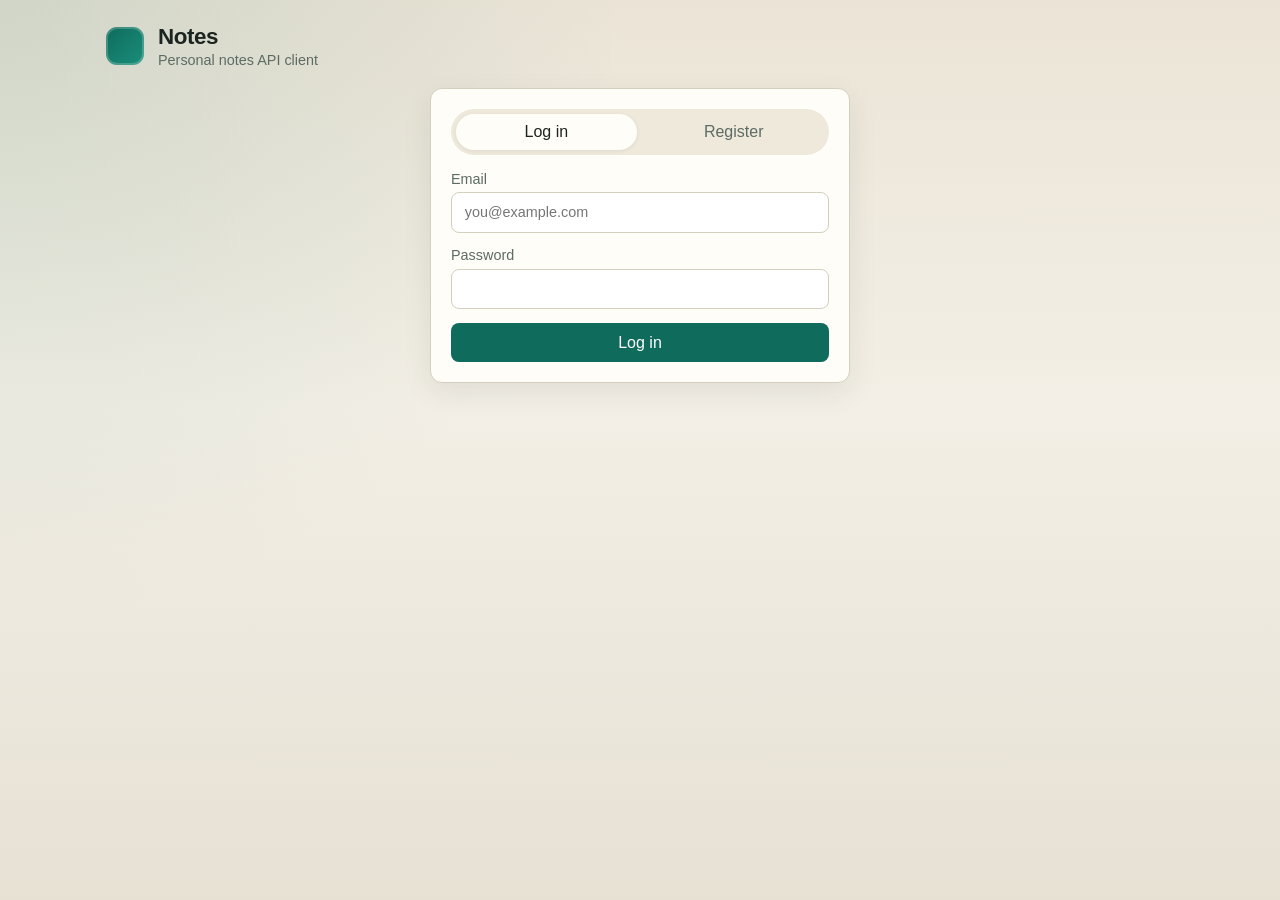
<file: frontend/index.html>
<!DOCTYPE html>
<html lang="en">
<head>
  <meta charset="UTF-8">
  <meta name="viewport" content="width=device-width, initial-scale=1">
  <title>Notes</title>
  <link rel="stylesheet" href="css/styles.css">
</head>
<body>
  <div class="app">
    <header class="topbar">
      <div class="brand">
        <span class="brand-mark" aria-hidden="true"></span>
        <div>
          <h1>Notes</h1>
          <p class="tagline">Personal notes API client</p>
        </div>
      </div>
      <div id="session-bar" class="session-bar hidden">
        <span id="session-user" class="session-user"></span>
        <button type="button" id="logout-btn" class="btn btn-ghost">Log out</button>
      </div>
    </header>

    <div id="alert" class="alert hidden" role="status"></div>

    <section id="auth-view" class="panel">
      <div class="tabs">
        <button type="button" class="tab active" data-tab="login">Log in</button>
        <button type="button" class="tab" data-tab="register">Register</button>
      </div>

      <form id="login-form" class="form">
        <label>
          Email
          <input type="email" name="email" required autocomplete="email" placeholder="you@example.com">
        </label>
        <label>
          Password
          <input type="password" name="password" required minlength="1" autocomplete="current-password">
        </label>
        <button type="submit" class="btn btn-primary">Log in</button>
      </form>

      <form id="register-form" class="form hidden">
        <label>
          Username
          <input type="text" name="username" required minlength="3" maxlength="50" autocomplete="username">
        </label>
        <label>
          Email
          <input type="email" name="email" required autocomplete="email" placeholder="you@example.com">
        </label>
        <label>
          Password
          <input type="password" name="password" required minlength="6" autocomplete="new-password">
        </label>
        <button type="submit" class="btn btn-primary">Create account</button>
        <p class="hint">After registering, log in to receive a JWT.</p>
      </form>
    </section>

    <section id="notes-view" class="hidden">
      <div class="workspace">
        <aside class="sidebar">
          <div class="toolbar">
            <form id="search-form" class="search-form">
              <input type="search" id="search-input" name="search" placeholder="Search title or content" aria-label="Search notes">
              <button type="submit" class="btn btn-secondary">Search</button>
            </form>
            <div class="filters">
              <label>
                Sort
                <select id="sort-by">
                  <option value="updatedAt">Updated</option>
                  <option value="createdAt">Created</option>
                  <option value="title">Title</option>
                </select>
              </label>
              <label>
                Page size
                <select id="page-size">
                  <option value="5">5</option>
                  <option value="10" selected>10</option>
                  <option value="20">20</option>
                </select>
              </label>
            </div>
            <button type="button" id="new-note-btn" class="btn btn-primary">New note</button>
          </div>

          <ul id="notes-list" class="notes-list" aria-live="polite"></ul>

          <div class="pager">
            <button type="button" id="prev-page" class="btn btn-ghost" disabled>Previous</button>
            <span id="page-info">Page 1</span>
            <button type="button" id="next-page" class="btn btn-ghost" disabled>Next</button>
          </div>
        </aside>

        <main class="editor-panel">
          <div id="empty-editor" class="empty-state">
            <h2>Select or create a note</h2>
            <p>Use the list to open a note, or click <strong>New note</strong> to add one.</p>
          </div>

          <form id="note-form" class="form note-form hidden">
            <input type="hidden" id="note-id" value="">
            <label>
              Title
              <input type="text" id="note-title" name="title" required maxlength="100" placeholder="Note title">
            </label>
            <label>
              Content
              <textarea id="note-content" name="content" required rows="12" placeholder="Write your note…"></textarea>
            </label>
            <p id="note-meta" class="meta"></p>
            <div class="form-actions">
              <button type="submit" class="btn btn-primary" id="save-note-btn">Save</button>
              <button type="button" class="btn btn-danger" id="delete-note-btn">Delete</button>
            </div>
          </form>
        </main>
      </div>
    </section>
  </div>

  <script src="config.js"></script>
  <script src="js/app.js"></script>
</body>
</html>
</file>
<file: frontend/css/styles.css>
:root {
  --bg: #f3efe6;
  --surface: #fffdf8;
  --ink: #1c2420;
  --muted: #5c6b64;
  --line: #d5cfc0;
  --accent: #0f6b5c;
  --accent-hover: #0b5348;
  --danger: #9b2c2c;
  --danger-hover: #7a2222;
  --ok: #1f6b3a;
  --warn-bg: #fff4e5;
  --err-bg: #fde8e8;
  --ok-bg: #e6f4ea;
  --shadow: 0 10px 30px rgba(28, 36, 32, 0.08);
  --radius: 12px;
  --font: "Segoe UI", "Helvetica Neue", Arial, sans-serif;
}

* {
  box-sizing: border-box;
}

body {
  margin: 0;
  min-height: 100vh;
  font-family: var(--font);
  color: var(--ink);
  background:
    radial-gradient(circle at top left, rgba(15, 107, 92, 0.12), transparent 40%),
    linear-gradient(180deg, #ebe4d6 0%, var(--bg) 45%, #e7e1d4 100%);
}

.app {
  max-width: 1100px;
  margin: 0 auto;
  padding: 1.5rem 1rem 3rem;
}

.topbar {
  display: flex;
  justify-content: space-between;
  align-items: center;
  gap: 1rem;
  margin-bottom: 1.25rem;
}

.brand {
  display: flex;
  align-items: center;
  gap: 0.85rem;
}

.brand-mark {
  width: 2.4rem;
  height: 2.4rem;
  border-radius: 0.7rem;
  background: linear-gradient(135deg, var(--accent), #1a8f7a);
  box-shadow: inset 0 0 0 2px rgba(255, 255, 255, 0.2);
}

.brand h1 {
  margin: 0;
  font-size: 1.4rem;
  letter-spacing: -0.02em;
}

.tagline {
  margin: 0.15rem 0 0;
  color: var(--muted);
  font-size: 0.9rem;
}

.session-bar {
  display: flex;
  align-items: center;
  gap: 0.75rem;
}

.session-user {
  color: var(--muted);
  font-size: 0.95rem;
}

.panel,
.workspace,
.editor-panel,
.sidebar {
  background: var(--surface);
  border: 1px solid var(--line);
  border-radius: var(--radius);
  box-shadow: var(--shadow);
}

.panel {
  max-width: 420px;
  margin: 0 auto;
  padding: 1.25rem;
}

.tabs {
  display: grid;
  grid-template-columns: 1fr 1fr;
  gap: 0.4rem;
  margin-bottom: 1rem;
  padding: 0.3rem;
  background: #efe9dc;
  border-radius: 999px;
}

.tab {
  border: 0;
  background: transparent;
  padding: 0.55rem 0.75rem;
  border-radius: 999px;
  cursor: pointer;
  color: var(--muted);
  font: inherit;
}

.tab.active {
  background: var(--surface);
  color: var(--ink);
  box-shadow: 0 1px 4px rgba(28, 36, 32, 0.08);
}

.form {
  display: grid;
  gap: 0.9rem;
}

label {
  display: grid;
  gap: 0.35rem;
  font-size: 0.9rem;
  color: var(--muted);
}

input,
textarea,
select {
  width: 100%;
  border: 1px solid var(--line);
  border-radius: 8px;
  padding: 0.7rem 0.8rem;
  font: inherit;
  color: var(--ink);
  background: #fff;
}

textarea {
  resize: vertical;
  min-height: 180px;
  line-height: 1.5;
}

input:focus,
textarea:focus,
select:focus {
  outline: 2px solid rgba(15, 107, 92, 0.35);
  border-color: var(--accent);
}

.btn {
  border: 0;
  border-radius: 8px;
  padding: 0.65rem 1rem;
  font: inherit;
  cursor: pointer;
  transition: background 0.15s ease, transform 0.05s ease;
}

.btn:active {
  transform: translateY(1px);
}

.btn:disabled {
  opacity: 0.5;
  cursor: not-allowed;
}

.btn-primary {
  background: var(--accent);
  color: #fff;
}

.btn-primary:hover:not(:disabled) {
  background: var(--accent-hover);
}

.btn-secondary {
  background: #dfe9e5;
  color: var(--ink);
}

.btn-ghost {
  background: transparent;
  color: var(--muted);
  border: 1px solid var(--line);
}

.btn-danger {
  background: var(--danger);
  color: #fff;
}

.btn-danger:hover:not(:disabled) {
  background: var(--danger-hover);
}

.hint,
.meta {
  margin: 0;
  color: var(--muted);
  font-size: 0.85rem;
}

.alert {
  margin-bottom: 1rem;
  padding: 0.8rem 1rem;
  border-radius: 8px;
  border: 1px solid transparent;
}

.alert.ok {
  background: var(--ok-bg);
  border-color: #b7dfc4;
  color: var(--ok);
}

.alert.error {
  background: var(--err-bg);
  border-color: #f0b4b4;
  color: var(--danger);
}

.alert.info {
  background: var(--warn-bg);
  border-color: #f0d4a8;
  color: #7a4d00;
}

.workspace {
  display: grid;
  grid-template-columns: minmax(260px, 360px) 1fr;
  min-height: 70vh;
  overflow: hidden;
}

.sidebar {
  border: 0;
  border-right: 1px solid var(--line);
  border-radius: 0;
  box-shadow: none;
  display: flex;
  flex-direction: column;
  min-height: 0;
}

.toolbar {
  display: grid;
  gap: 0.75rem;
  padding: 1rem;
  border-bottom: 1px solid var(--line);
}

.search-form {
  display: grid;
  grid-template-columns: 1fr auto;
  gap: 0.4rem;
}

.filters {
  display: grid;
  grid-template-columns: 1fr 1fr;
  gap: 0.5rem;
}

.notes-list {
  list-style: none;
  margin: 0;
  padding: 0.5rem;
  overflow-y: auto;
  flex: 1;
}

.note-item {
  width: 100%;
  text-align: left;
  border: 1px solid transparent;
  background: transparent;
  border-radius: 8px;
  padding: 0.75rem;
  cursor: pointer;
  font: inherit;
  color: inherit;
}

.note-item:hover {
  background: #f5f1e8;
}

.note-item.active {
  background: #e4f2ee;
  border-color: #b7d9d0;
}

.note-item h3 {
  margin: 0 0 0.25rem;
  font-size: 0.98rem;
}

.note-item p {
  margin: 0;
  color: var(--muted);
  font-size: 0.82rem;
  display: -webkit-box;
  -webkit-line-clamp: 2;
  -webkit-box-orient: vertical;
  overflow: hidden;
}

.pager {
  display: flex;
  justify-content: space-between;
  align-items: center;
  gap: 0.5rem;
  padding: 0.75rem 1rem;
  border-top: 1px solid var(--line);
  font-size: 0.85rem;
  color: var(--muted);
}

.editor-panel {
  border: 0;
  border-radius: 0;
  box-shadow: none;
  padding: 1.25rem;
}

.empty-state {
  display: grid;
  place-content: center;
  min-height: 50vh;
  text-align: center;
  color: var(--muted);
}

.empty-state h2 {
  margin: 0 0 0.4rem;
  color: var(--ink);
}

.note-form .form-actions {
  display: flex;
  gap: 0.6rem;
  flex-wrap: wrap;
}

.hidden {
  display: none !important;
}

@media (max-width: 800px) {
  .workspace {
    grid-template-columns: 1fr;
  }

  .sidebar {
    border-right: 0;
    border-bottom: 1px solid var(--line);
    max-height: 45vh;
  }

  .topbar {
    flex-direction: column;
    align-items: flex-start;
  }
}
</file>
